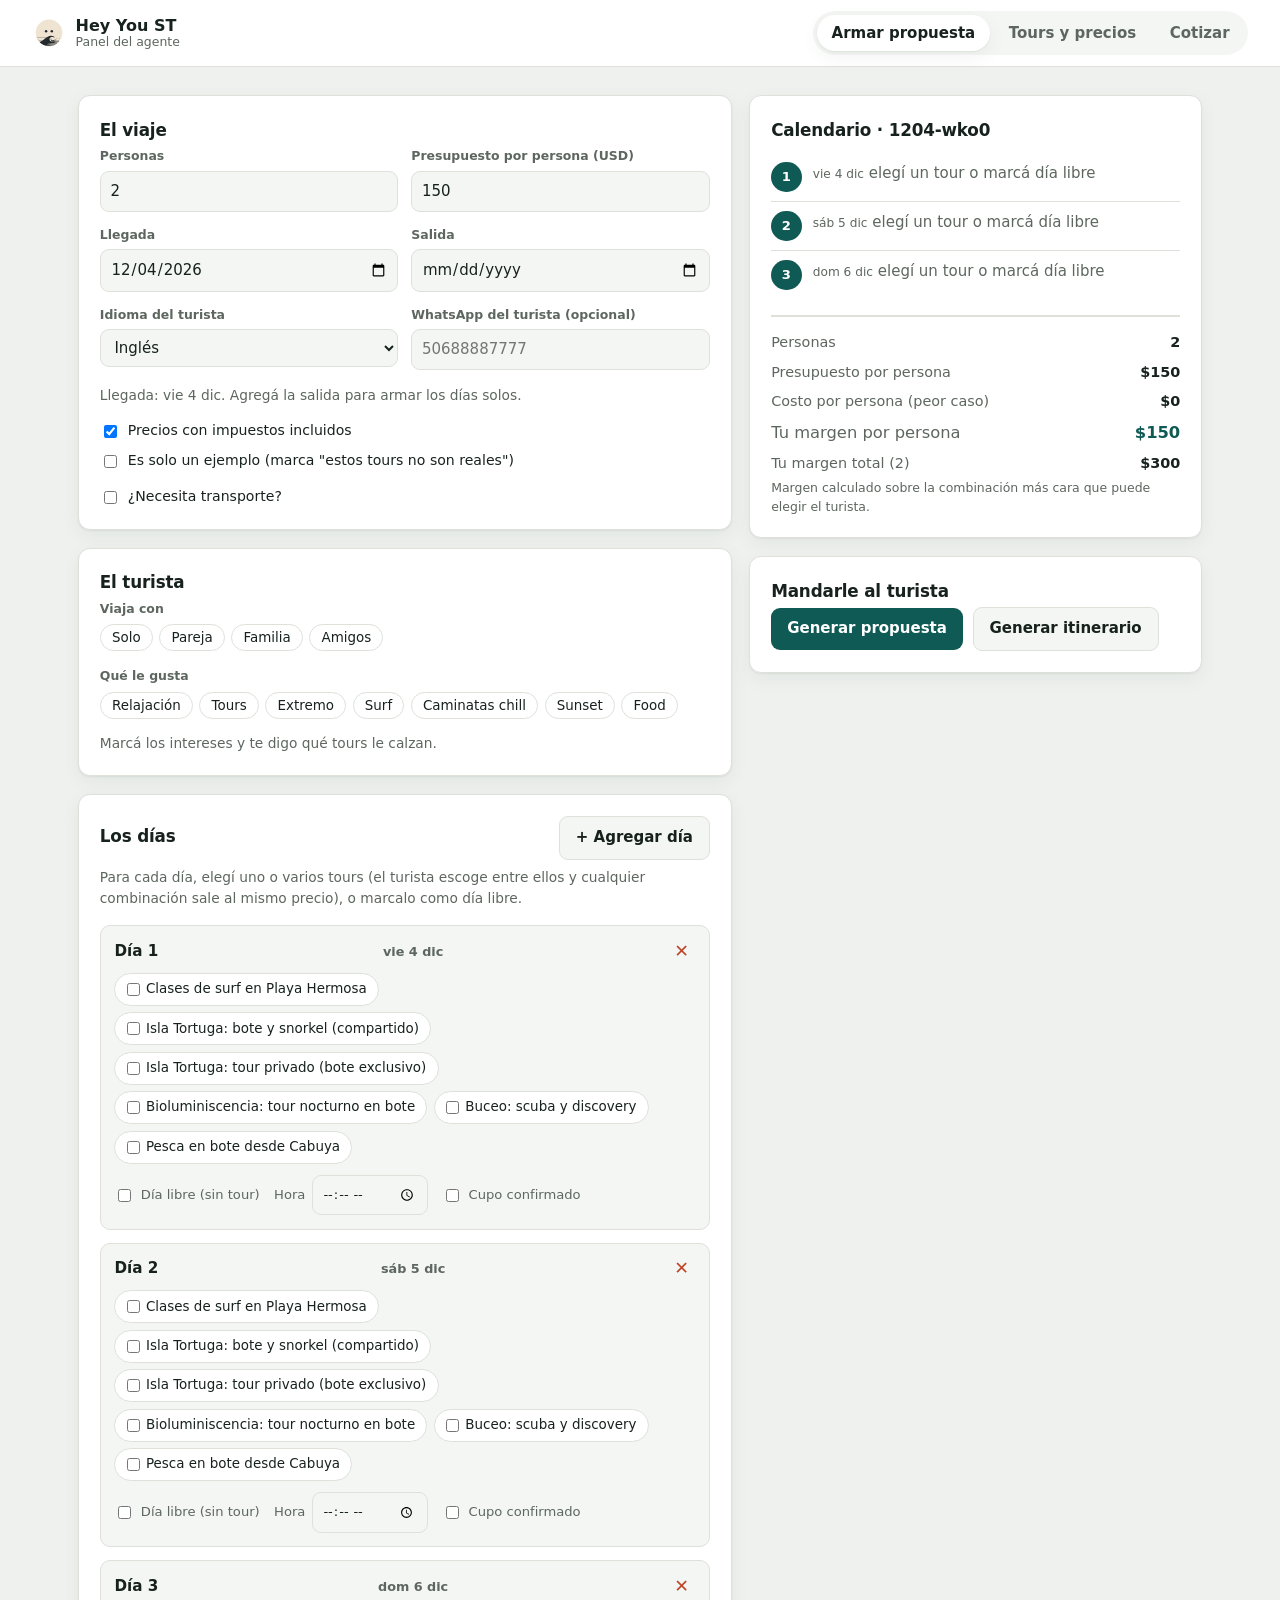
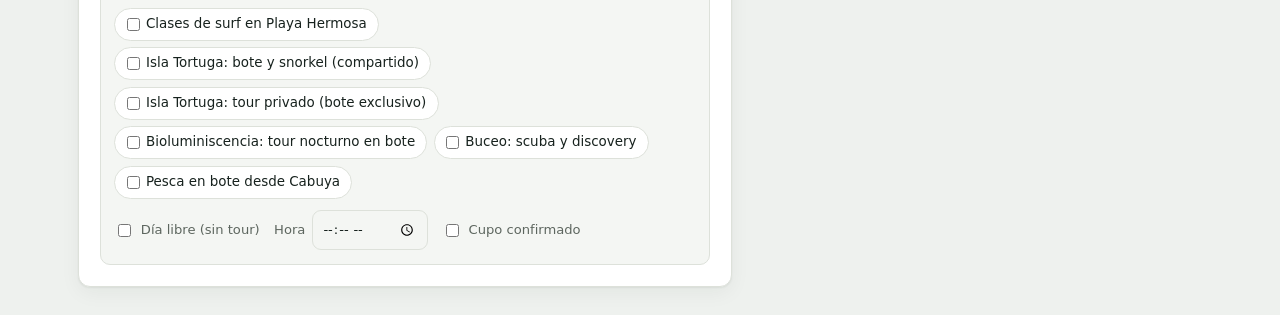
<file: dashboard.html>
<!DOCTYPE html>
<html lang="es">
<head>
  <meta charset="utf-8">
  <meta name="viewport" content="width=device-width, initial-scale=1">
  <title>Panel · Hey You ST</title>
  <meta name="description" content="Panel del agente de Hey You ST: tus tours y precios, y la propuesta lista para mandarle al turista por WhatsApp.">
  <!-- Herramienta interna de Juan: no es para el turista, que no la indexen -->
  <meta name="robots" content="noindex">
  <link rel="icon" type="image/svg+xml" href="img/marca/hey-you-st.svg">
  <link rel="apple-touch-icon" href="img/marca/hey-you-st-180.png">
  <link rel="stylesheet" href="css/dashboard.css">
</head>
<body>

  <!-- El panel es de Juan (el agente), no del turista: va en español y no se enlaza desde el mapa.
       Todo vive en el navegador (localStorage); nada se guarda en un servidor. Arma la propuesta y
       el itinerario con el MISMO formato de link que leen propuesta.html e itinerario.html
       (js/propuesta.js, js/itinerario.js): un JSON en base64url en #p=. -->
  <header class="barra">
    <div class="marca">
      <img src="img/marca/hey-you-st.svg" alt="">
      <div class="marca-txt">
        <strong>Hey You ST</strong>
        <span>Panel del agente</span>
      </div>
    </div>
    <nav class="tabs" id="tabs" role="tablist">
      <button type="button" role="tab" data-tab="propuesta" class="activo" aria-selected="true">Armar propuesta</button>
      <button type="button" role="tab" data-tab="catalogo" aria-selected="false">Tours y precios</button>
      <button type="button" role="tab" data-tab="cotizar" aria-selected="false">Cotizar</button>
    </nav>
  </header>

  <main>

    <!-- ============ ARMAR PROPUESTA ============ -->
    <section id="tab-propuesta" class="tab" role="tabpanel">
      <div class="col-editor">

        <div class="tarjeta">
          <h2>El viaje</h2>
          <div class="campos">
            <label class="campo">
              <span>Personas</span>
              <input type="number" id="p-personas" min="1" step="1" value="2" inputmode="numeric">
            </label>
            <label class="campo">
              <span>Presupuesto por persona (USD)</span>
              <input type="number" id="p-pp" min="0" step="1" value="150" inputmode="numeric">
            </label>
            <label class="campo">
              <span>Llegada</span>
              <input type="date" id="p-inicio">
            </label>
            <label class="campo">
              <span>Salida</span>
              <input type="date" id="p-salida">
            </label>
            <label class="campo">
              <span>Idioma del turista</span>
              <select id="p-idioma">
                <option value="en">Inglés</option>
                <option value="es">Español</option>
              </select>
            </label>
            <label class="campo">
              <span>WhatsApp del turista (opcional)</span>
              <input type="text" id="p-tel" placeholder="50688887777" inputmode="numeric">
            </label>
          </div>
          <p class="ayuda" id="estadia-info" style="margin:.9rem 0 0"></p>
          <div class="checks">
            <label class="check"><input type="checkbox" id="p-iva" checked> Precios con impuestos incluidos</label>
            <label class="check"><input type="checkbox" id="p-ejemplo"> Es solo un ejemplo (marca "estos tours no son reales")</label>
          </div>
          <div class="transporte-bloque" style="margin-top:.9rem">
            <label class="check"><input type="checkbox" id="p-tr"> ¿Necesita transporte?</label>
            <div id="tr-campos" hidden></div>
          </div>
        </div>

        <div class="tarjeta">
          <h2>El turista</h2>
          <div class="perfil-bloque">
            <span class="perfil-lbl">Viaja con</span>
            <div class="chips" id="perfil-segmento"></div>
          </div>
          <div class="perfil-bloque">
            <span class="perfil-lbl">Qué le gusta</span>
            <div class="chips" id="perfil-intereses"></div>
          </div>
          <p class="ayuda" id="perfil-sugerencias" style="margin:.4rem 0 0"></p>
        </div>

        <div class="tarjeta">
          <div class="tarjeta-cab">
            <h2>Los días</h2>
            <button type="button" class="btn btn-sec" id="add-dia">+ Agregar día</button>
          </div>
          <p class="ayuda">Para cada día, elegí uno o varios tours (el turista escoge entre ellos y cualquier combinación sale al mismo precio), o marcalo como día libre.</p>
          <div id="dias"></div>
        </div>

      </div>

      <!-- Lo que ve/hace el agente: vista previa + generar links -->
      <aside class="col-preview">
        <div class="tarjeta preview" id="preview"></div>

        <div class="tarjeta generar">
          <h2>Mandarle al turista</h2>
          <div class="gen-botones">
            <button type="button" class="btn" data-gen="propuesta">Generar propuesta</button>
            <button type="button" class="btn btn-sec" data-gen="itinerario">Generar itinerario</button>
          </div>
          <div id="salida" class="salida" hidden></div>
        </div>
      </aside>
    </section>

    <!-- ============ TOURS Y PRECIOS ============ -->
    <section id="tab-catalogo" class="tab" role="tabpanel" hidden>
      <div class="tarjeta">
        <div class="tarjeta-cab">
          <h2 id="cat-titulo">Agregar tour</h2>
          <button type="button" class="btn-link" id="cat-reseed" title="Volver a cargar los tours de data/tours.js">Recargar desde el mapa</button>
        </div>
        <div class="campos">
          <label class="campo"><span>Nombre (español)</span><input type="text" id="c-es"></label>
          <label class="campo"><span>Nombre (inglés)</span><input type="text" id="c-en"></label>
          <label class="campo"><span>Duración</span><input type="text" id="c-du" placeholder="2 horas"></label>
          <label class="campo"><span>Punto de salida</span><input type="text" id="c-sa" placeholder="Playa Hermosa"></label>
          <label class="campo"><span>Proveedor</span><input type="text" id="c-prov" placeholder="Nato · Playa Hermosa"></label>
          <label class="campo campo-ancho"><span>Incluye (español)</span><input type="text" id="c-inc" placeholder="Tabla · instructor local"></label>
          <label class="campo campo-ancho"><span>Incluye (inglés)</span><input type="text" id="c-ince" placeholder="Board · local instructor"></label>
          <div class="campo campo-ancho"><span>Características</span><div class="chips" id="cat-tags"></div></div>
          <label class="campo campo-ancho"><span>Descripción (opcional)</span><textarea id="c-desc" rows="2" placeholder="Qué hace especial a este tour"></textarea></label>
          <label class="campo"><span>Neto individual (USD)</span><input type="number" id="c-neto" min="0" step="1" inputmode="numeric"></label>
          <label class="campo"><span>Precio cliente individual (USD)</span><input type="number" id="c-cliente" min="0" step="1" inputmode="numeric"></label>
          <label class="campo"><span>Neto en grupo · p/persona</span><input type="number" id="c-netog" min="0" step="1" inputmode="numeric" placeholder="opcional"></label>
          <label class="campo"><span>Cliente en grupo · p/persona</span><input type="number" id="c-clienteg" min="0" step="1" inputmode="numeric" placeholder="opcional"></label>
        </div>
        <div class="gen-botones">
          <button type="button" class="btn" id="cat-guardar">Guardar tour</button>
          <button type="button" class="btn-link" id="cat-cancelar" hidden>Cancelar edición</button>
        </div>
      </div>

      <div class="tarjeta">
        <h2>Mis tours</h2>
        <div class="tabla-env"><table class="tabla" id="cat-tabla"></table></div>
      </div>
    </section>

    <!-- ============ COTIZAR (precio rápido, sin armar todo el viaje) ============ -->
    <section id="tab-cotizar" class="tab" role="tabpanel" hidden>
      <div class="tarjeta">
        <h2>Cotización rápida</h2>
        <p class="ayuda">Para dar un precio sin armar todo el viaje: elegí un proveedor o un tipo de actividad.</p>
        <div class="perfil-bloque">
          <span class="perfil-lbl">Cotizar por</span>
          <div class="chips" id="cot-modo"></div>
        </div>
        <div class="perfil-bloque">
          <span class="perfil-lbl" id="cot-selector-lbl">Proveedor</span>
          <div class="chips" id="cot-selector"></div>
        </div>
        <div class="campos">
          <label class="campo"><span>Personas</span><input type="number" id="cot-n" min="1" step="1" value="2" inputmode="numeric"></label>
          <label class="campo"><span>WhatsApp del turista (opcional)</span><input type="text" id="cot-tel" placeholder="50688887777" inputmode="numeric"></label>
        </div>
      </div>
      <div class="tarjeta">
        <h2>Actividades</h2>
        <div id="cot-lista"></div>
        <div id="cot-total"></div>
        <div id="cot-acc" class="gen-botones" style="margin-top:.8rem"></div>
      </div>
    </section>

  </main>

  <!-- Los tours reales del mapa, para sembrar el catálogo la primera vez -->
  <script src="data/tours.js"></script>
  <!-- El WhatsApp de Juan -->
  <script src="js/contacto.js"></script>
  <script src="js/dashboard.js"></script>
</body>
</html>
</file>
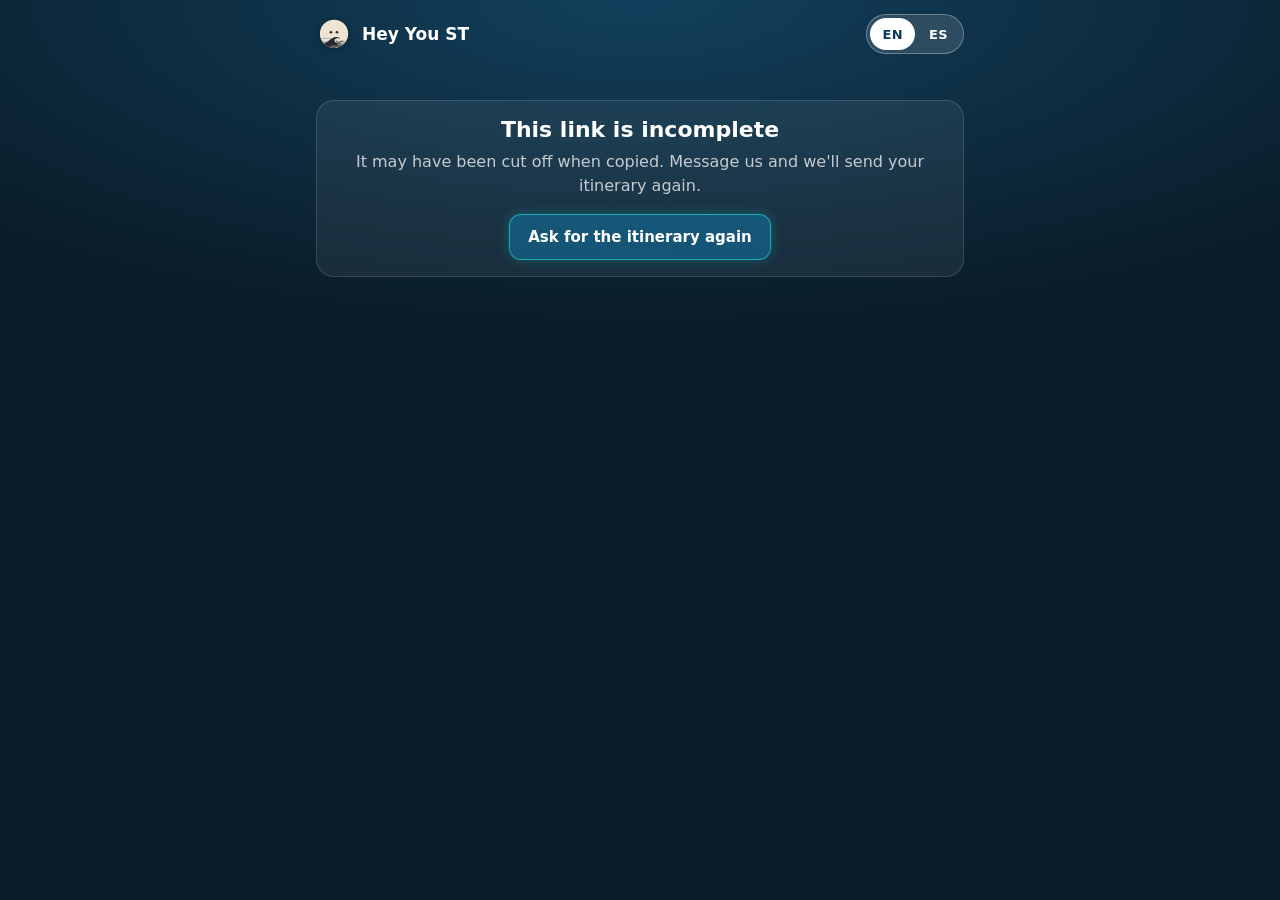
<file: itinerario.html>
<!DOCTYPE html>
<html lang="en">
<head>
  <meta charset="utf-8">
  <meta name="viewport" content="width=device-width, initial-scale=1">
  <title>Your itinerary · Hey You ST</title>
  <meta name="description" content="Your Hey You ST itinerary, day by day: times, meeting points and free beach days.">
  <!-- El itinerario viaja en el link (#p=...), no en un servidor: que no lo indexen -->
  <meta name="robots" content="noindex">
  <link rel="icon" type="image/svg+xml" href="img/marca/hey-you-st.svg">
  <link rel="icon" type="image/png" sizes="512x512" href="img/marca/hey-you-st-512.png">
  <link rel="apple-touch-icon" href="img/marca/hey-you-st-180.png">
  <link rel="stylesheet" href="css/propuesta.css?v=hyg3nov4">
</head>
<body>
  <!-- El itinerario confirmado (Juan, 24-oct: "quiero que el cliente pueda recibir un itinerario con
       actividades"). Lo manda Juan desde el sistema de reservas después de reservar: cada tour con su
       fecha, hora, punto de salida y qué incluye, y los días sin tour como días libres de playa con lo que
       cuenta un local (data/points.js). Los textos los pone js/itinerario.js. -->
  <header class="barra">
    <a class="marca" href="./">
      <img src="img/marca/hey-you-st.svg" alt="">
      <span>Hey You ST</span>
    </a>
    <div class="segmentado" id="idioma" role="group" aria-label="Language · Idioma">
      <button type="button" data-idioma="en" lang="en" aria-label="English" aria-pressed="true">EN</button>
      <button type="button" data-idioma="es" lang="es" aria-label="Español" aria-pressed="false">ES</button>
    </div>
  </header>

  <main class="hoja" id="itinerario"></main>

  <script src="data/points.js?v=hyg3nov4"></script>
  <script src="data/rutas.js?v=hyg3nov4"></script>
  <script src="js/contacto.js?v=hyg3nov4"></script>
  <script src="js/itinerario.js?v=hyg3nov4"></script>
</body>
</html>
</file>
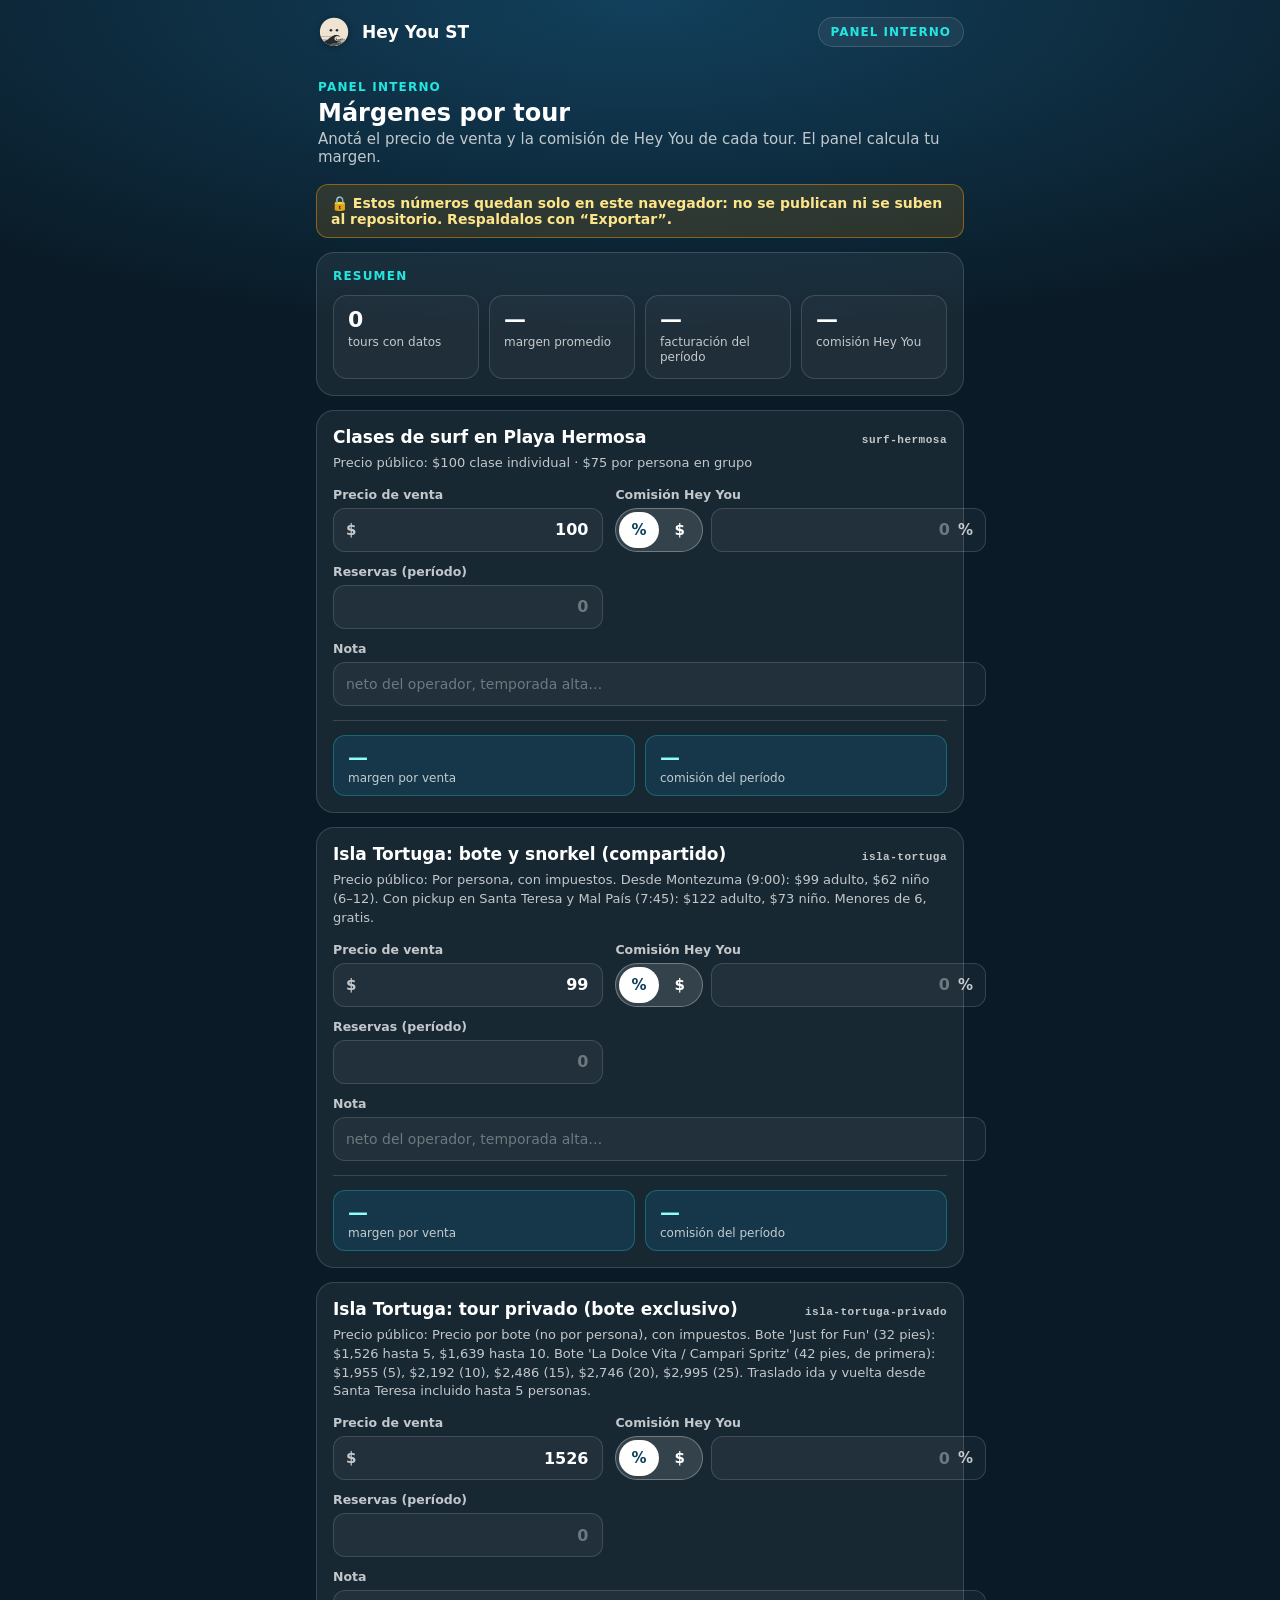
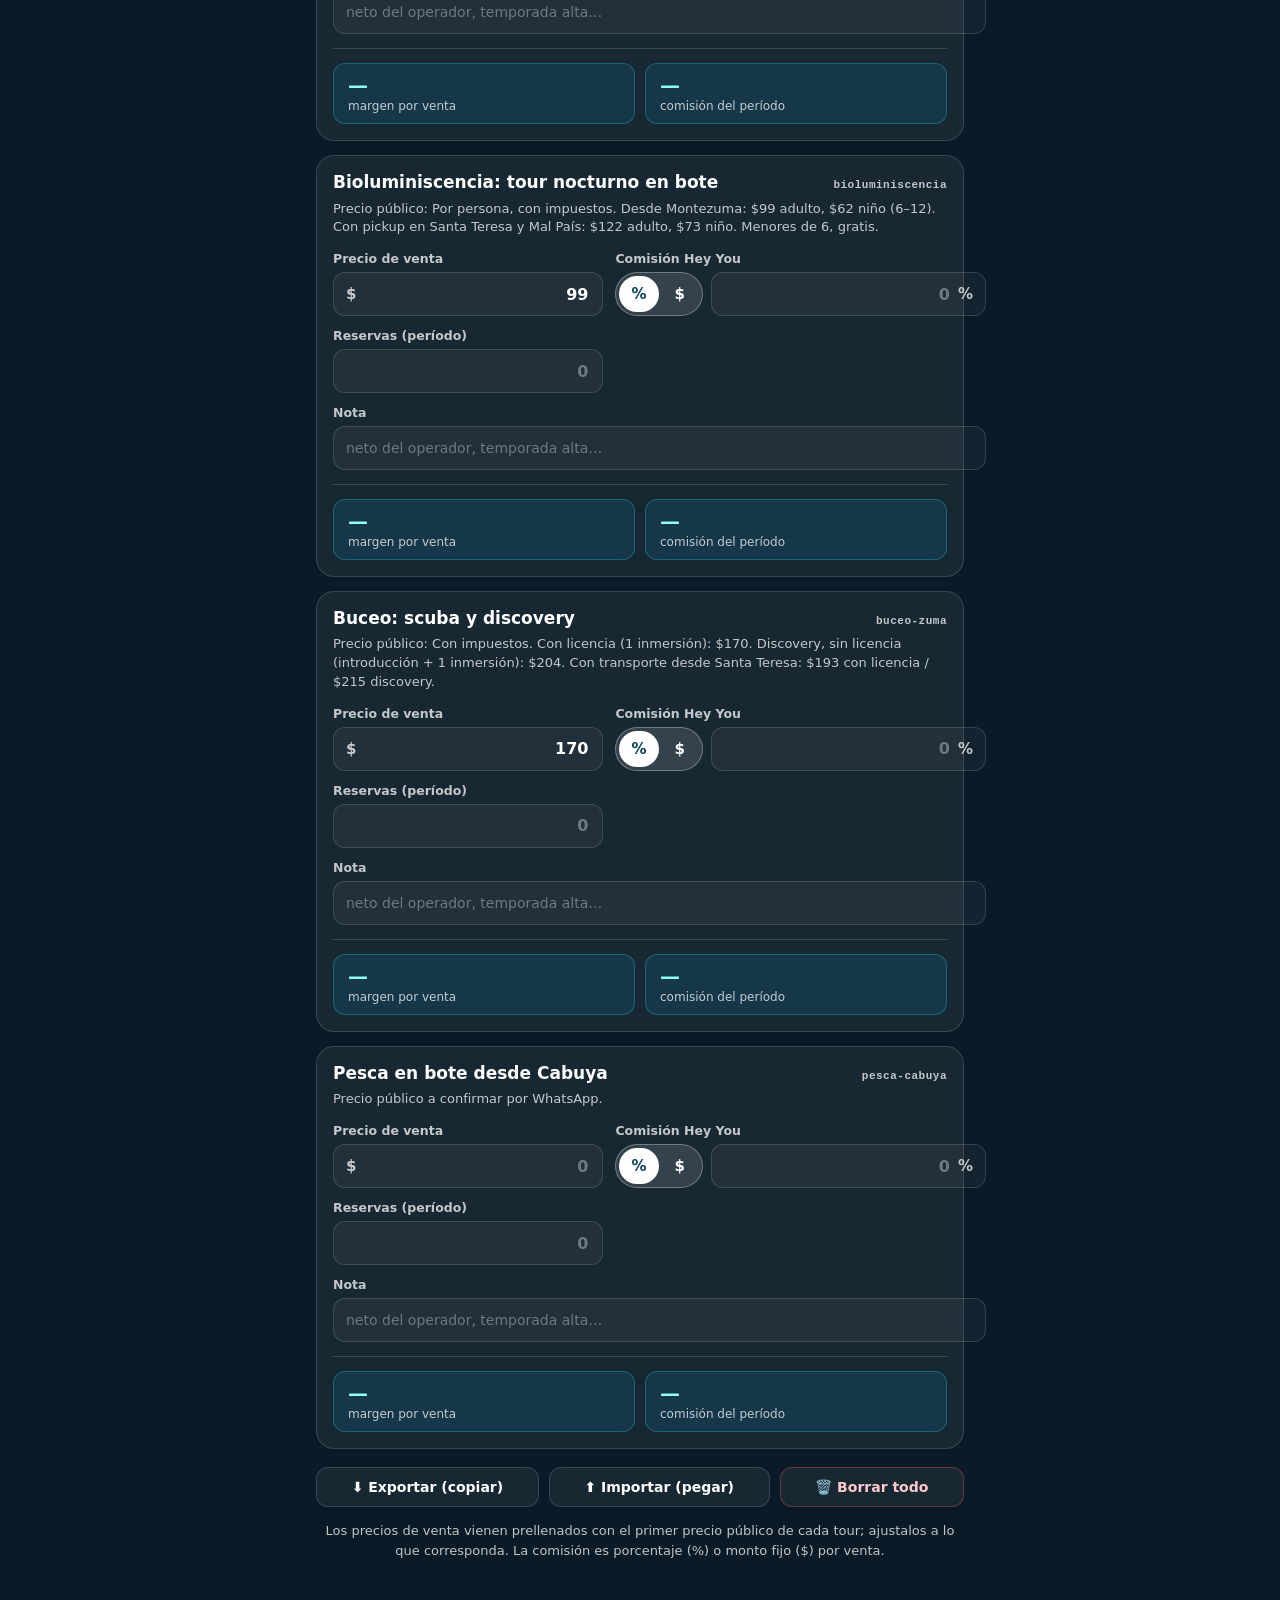
<file: margenes.html>
<!DOCTYPE html>
<html lang="es">
<head>
  <meta charset="utf-8">
  <meta name="viewport" content="width=device-width, initial-scale=1">
  <title>Márgenes · Hey You ST</title>
  <meta name="description" content="Panel interno de Hey You: márgenes de comisión por tour.">
  <!-- Panel interno: no es para clientes y no lleva números en el repo (ver js/margenes.js).
       Que no lo indexen los buscadores. -->
  <meta name="robots" content="noindex, nofollow">
  <link rel="icon" type="image/svg+xml" href="img/marca/hey-you-st.svg">
  <link rel="icon" type="image/png" sizes="512x512" href="img/marca/hey-you-st-512.png">
  <link rel="apple-touch-icon" href="img/marca/hey-you-st-180.png">
  <!-- Misma identidad que las páginas de propuesta/itinerario, más lo propio del panel -->
  <link rel="stylesheet" href="css/propuesta.css?v=esy2h3nq">
  <link rel="stylesheet" href="css/margenes.css?v=esy2h3nq">
</head>
<body>
  <!-- Dashboard de márgenes (Juan): para cada tour público (data/tours.js) se anota el precio de
       venta y la comisión de agencia de Hey You, y el panel calcula el margen por venta y el total
       del período. Lo que Juan anota queda SOLO en este navegador (localStorage): no se publica ni
       se sube al repositorio, por eso la comisión "no va" en data/tours.js. Para respaldar o pasar
       los números a otra compu, usar Exportar / Importar. -->
  <header class="barra">
    <a class="marca" href="./">
      <img src="img/marca/hey-you-st.svg" alt="">
      <span>Hey You ST</span>
    </a>
    <span class="barra-etiqueta">Panel interno</span>
  </header>

  <main class="hoja" id="margenes"></main>

  <script src="data/tours.js?v=esy2h3nq"></script>
  <script src="js/margenes.js?v=esy2h3nq"></script>
</body>
</html>
</file>
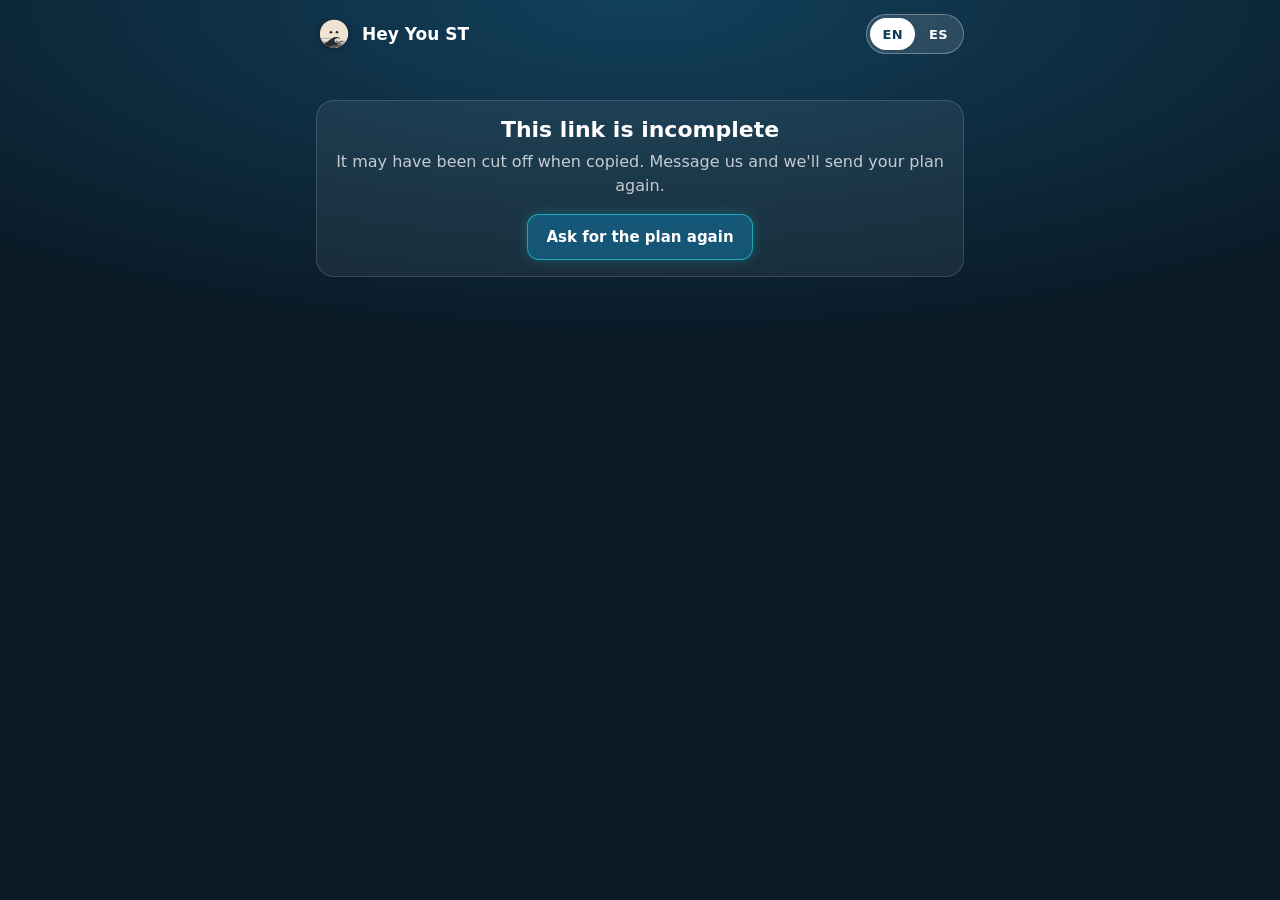
<file: propuesta.html>
<!DOCTYPE html>
<html lang="en">
<head>
  <meta charset="utf-8">
  <meta name="viewport" content="width=device-width, initial-scale=1">
  <title>Your trip plan · Hey You ST</title>
  <meta name="description" content="Your trip plan from Hey You ST: pick what you like each day, every combination is the same price.">
  <!-- La propuesta viaja en el link (#p=...), no en un servidor: que no la indexen -->
  <meta name="robots" content="noindex">
  <link rel="icon" type="image/svg+xml" href="img/marca/hey-you-st.svg">
  <link rel="icon" type="image/png" sizes="512x512" href="img/marca/hey-you-st-512.png">
  <link rel="apple-touch-icon" href="img/marca/hey-you-st-180.png">
  <link rel="stylesheet" href="css/propuesta.css?v=hyg3nov4">
</head>
<body>
  <!-- Propuesta para que el cliente elija (Juan, 24-oct): cada día trae opciones y cualquier
       combinación sale al mismo precio por persona. La arma Juan en el sistema de reservas y la
       manda por WhatsApp; los datos vienen en el link y nada se guarda en esta página. Los
       textos los pone js/propuesta.js en el idioma elegido. -->
  <header class="barra">
    <a class="marca" href="./">
      <img src="img/marca/hey-you-st.svg" alt="">
      <span>Hey You ST</span>
    </a>
    <div class="segmentado" id="idioma" role="group" aria-label="Language · Idioma">
      <button type="button" data-idioma="en" lang="en" aria-label="English" aria-pressed="true">EN</button>
      <button type="button" data-idioma="es" lang="es" aria-label="Español" aria-pressed="false">ES</button>
    </div>
  </header>

  <main class="hoja" id="propuesta"></main>

  <script src="js/contacto.js?v=hyg3nov4"></script>
  <!-- Las rutas a pie de los días libres: el link trae solo su id -->
  <script src="data/rutas.js?v=hyg3nov4"></script>
  <script src="js/propuesta.js?v=hyg3nov4"></script>
</body>
</html>
</file>
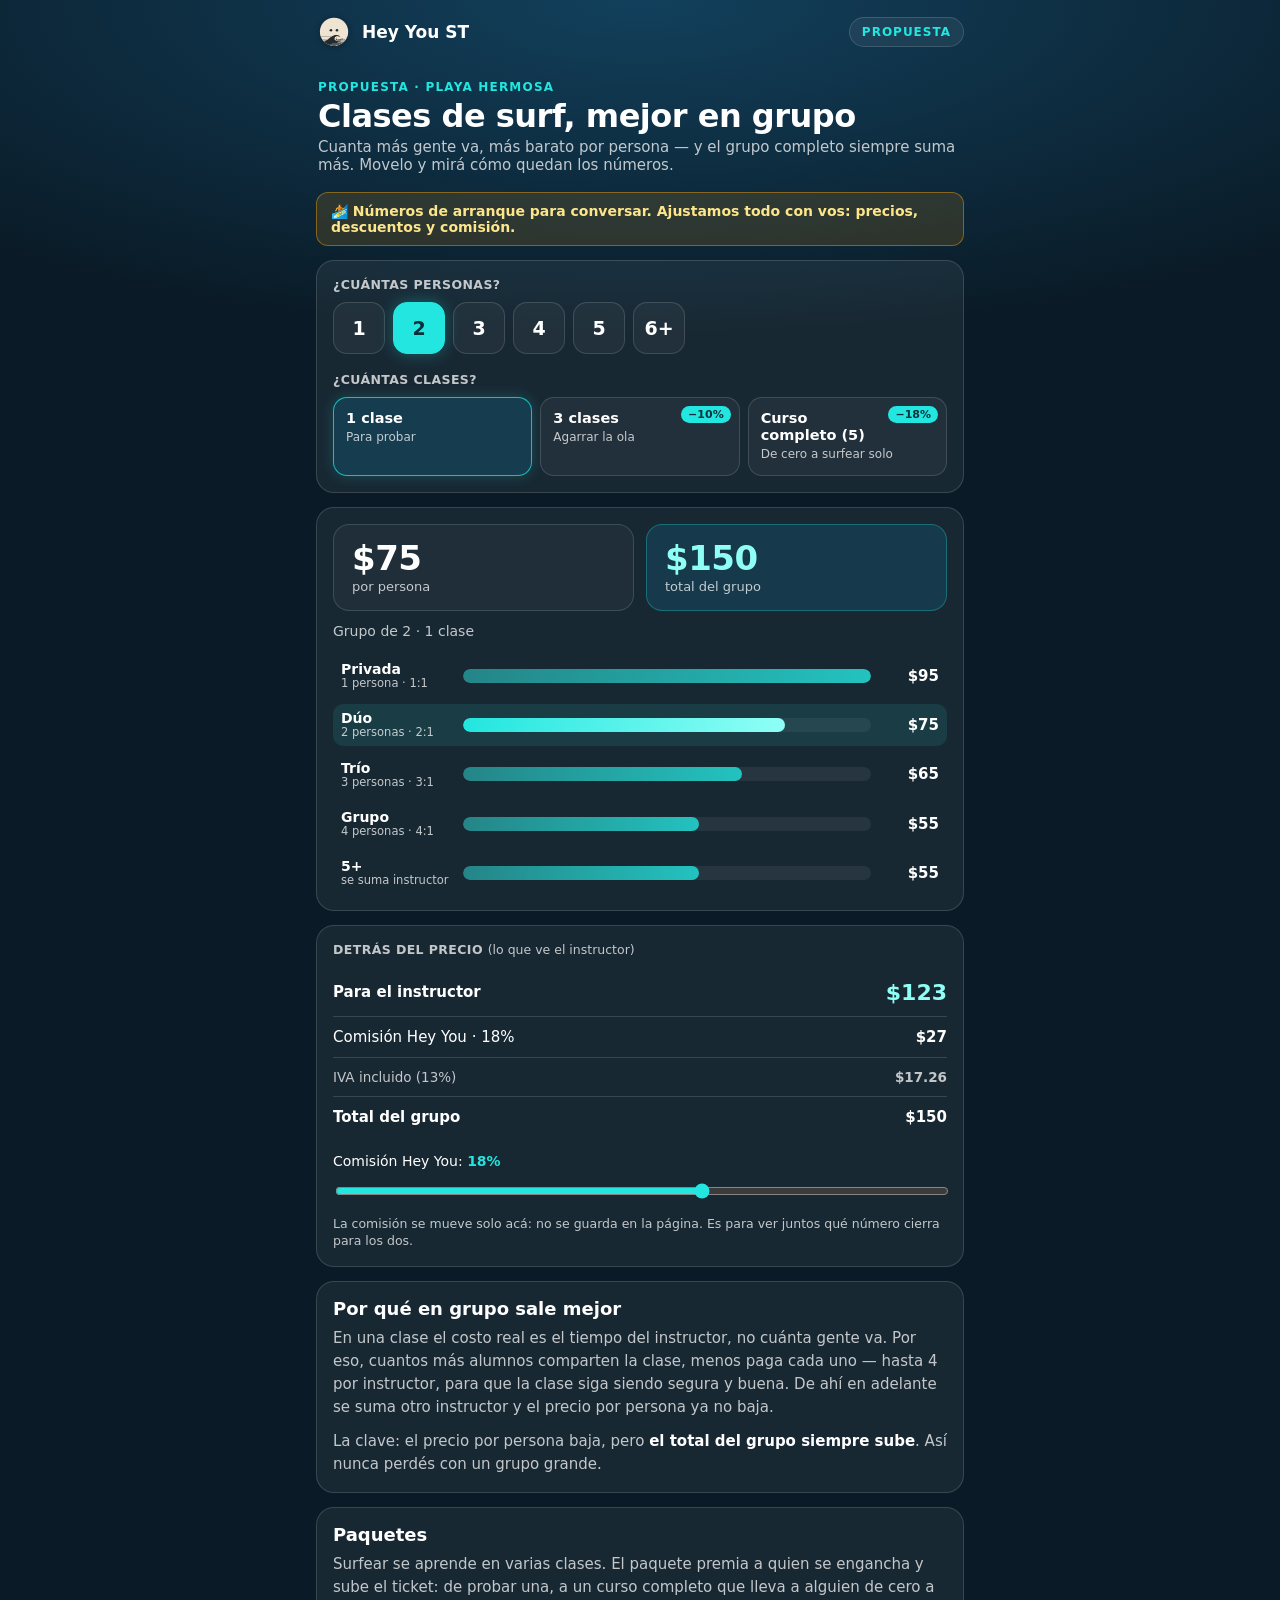
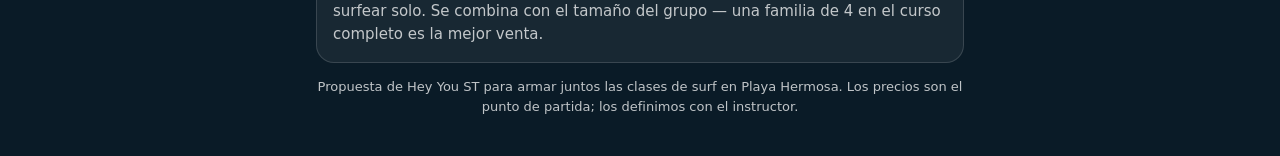
<file: surf.html>
<!DOCTYPE html>
<html lang="es">
<head>
  <meta charset="utf-8">
  <meta name="viewport" content="width=device-width, initial-scale=1">
  <title>Clases de surf · propuesta · Hey You ST</title>
  <meta name="description" content="Propuesta de precios de las clases de surf en Playa Hermosa: más personas, más barato por cabeza.">
  <!-- Propuesta de trabajo (para mostrarle al instructor): que no la indexen los buscadores -->
  <meta name="robots" content="noindex, nofollow">
  <link rel="icon" type="image/svg+xml" href="img/marca/hey-you-st.svg">
  <link rel="icon" type="image/png" sizes="512x512" href="img/marca/hey-you-st-512.png">
  <link rel="apple-touch-icon" href="img/marca/hey-you-st-180.png">
  <link rel="stylesheet" href="css/propuesta.css?v=esy2h3nq">
  <link rel="stylesheet" href="css/surf.css?v=esy2h3nq">
</head>
<body>
  <!-- Simulador de precios de surf (Juan): para mostrarle al instructor cómo armaríamos los precios
       juntos. Más personas, más barato por cabeza; el total del grupo siempre sube. Lo arma
       js/surf.js a partir de data/surf.js. La comisión se mueve en vivo y no se guarda. -->
  <header class="barra">
    <a class="marca" href="./">
      <img src="img/marca/hey-you-st.svg" alt="">
      <span>Hey You ST</span>
    </a>
    <span class="barra-etiqueta">Propuesta</span>
  </header>

  <main class="hoja" id="surf"></main>

  <script src="data/surf.js?v=esy2h3nq"></script>
  <script src="js/surf.js?v=esy2h3nq"></script>
</body>
</html>
</file>
<file: css/dashboard.css>
/* =========================================================
   Hey You ST · Panel del agente (dashboard.html)
   Estilo propio del panel: funcional, legible, claro u oscuro.
   Acento mar para que se sienta de la misma familia que el resto.
   ========================================================= */

:root{
  --bg:#eef1ee;
  --surface:#ffffff;
  --surface-2:#f4f6f3;
  --fg:#17221e;
  --muted:#5d665f;
  --line:#dde1da;
  --sea:#0f5a54;
  --sea-fg:#ffffff;
  --good:#1f7a43;
  --bad:#c0462a;
  --radius:12px;
  --sombra:0 1px 2px rgba(20,30,25,.06), 0 6px 20px rgba(20,30,25,.05);
  color-scheme:light;
}
@media (prefers-color-scheme: dark){
  :root{
    --bg:#10140f;
    --surface:#191e18;
    --surface-2:#1f2620;
    --fg:#e9ece5;
    --muted:#99a39b;
    --line:#2b322b;
    --sea:#4db3a6;
    --sea-fg:#071412;
    --good:#56c48a;
    --bad:#ef8a6a;
    --sombra:0 1px 2px rgba(0,0,0,.3), 0 8px 24px rgba(0,0,0,.25);
    color-scheme:dark;
  }
}

*{box-sizing:border-box}
/* El atributo hidden tiene que ganarle a los display:grid/flex de las pestañas */
[hidden]{display:none!important}
html,body{margin:0}
body{
  background:var(--bg);
  color:var(--fg);
  font:15px/1.55 system-ui, -apple-system, "Segoe UI", Roboto, sans-serif;
  -webkit-font-smoothing:antialiased;
}
h2{font-size:1.05rem;margin:0 0 .2rem;letter-spacing:-.01em}
a{color:var(--sea)}

/* --- barra superior --- */
.barra{
  position:sticky;top:0;z-index:10;
  display:flex;align-items:center;justify-content:space-between;gap:1rem;flex-wrap:wrap;
  padding:.7rem clamp(16px,4vw,2rem);
  background:var(--surface);border-bottom:1px solid var(--line);
}
.marca{display:flex;align-items:center;gap:.6rem}
.marca img{width:34px;height:34px;border-radius:8px}
.marca-txt{display:flex;flex-direction:column;line-height:1.15}
.marca-txt strong{font-size:1rem}
.marca-txt span{font-size:.78rem;color:var(--muted)}
.tabs{display:flex;gap:.3rem;background:var(--surface-2);padding:.25rem;border-radius:999px}
.tabs button{
  border:0;background:transparent;color:var(--muted);
  font:inherit;font-weight:600;padding:.4rem .9rem;border-radius:999px;cursor:pointer;
}
.tabs button.activo{background:var(--surface);color:var(--fg);box-shadow:var(--sombra)}

/* --- layout --- */
main{max-width:1180px;margin:0 auto;padding:clamp(16px,3vw,1.75rem)}
#tab-propuesta{display:grid;gap:1.1rem;grid-template-columns:1fr}
@media(min-width:900px){#tab-propuesta{grid-template-columns:1.3fr .9fr;align-items:start}}
.col-editor{display:flex;flex-direction:column;gap:1.1rem;min-width:0}
.col-preview{display:flex;flex-direction:column;gap:1.1rem;min-width:0}
@media(min-width:900px){.col-preview{position:sticky;top:5rem}}
.tab{animation:aparece .18s ease}
@keyframes aparece{from{opacity:.4}to{opacity:1}}

/* --- tarjetas --- */
.tarjeta{
  background:var(--surface);border:1px solid var(--line);border-radius:var(--radius);
  padding:clamp(1rem,2.5vw,1.3rem);box-shadow:var(--sombra);
}
.tarjeta-cab{display:flex;align-items:center;justify-content:space-between;gap:.8rem;margin-bottom:.4rem}
.ayuda{color:var(--muted);font-size:.86rem;margin:.1rem 0 1rem}

/* --- campos --- */
.campos{display:grid;gap:.8rem;grid-template-columns:repeat(2,1fr)}
@media(max-width:520px){.campos{grid-template-columns:1fr}}
.campo{display:flex;flex-direction:column;gap:.3rem;min-width:0}
.campo-ancho{grid-column:1/-1}
.campo span{font-size:.78rem;color:var(--muted);font-weight:600}
input,select,textarea{
  font:inherit;color:var(--fg);background:var(--surface-2);
  border:1px solid var(--line);border-radius:9px;padding:.5rem .6rem;width:100%;
}
textarea{resize:vertical;min-height:2.6rem}
input:focus,select:focus,textarea:focus{outline:2px solid var(--sea);outline-offset:1px;border-color:var(--sea)}
.checks{display:flex;flex-direction:column;gap:.5rem;margin-top:.9rem}
.check{display:flex;align-items:center;gap:.5rem;font-size:.88rem;color:var(--fg)}
.check input{width:auto}

/* --- botones --- */
.btn{
  border:0;border-radius:9px;background:var(--sea);color:var(--sea-fg);
  font:inherit;font-weight:700;padding:.6rem 1rem;cursor:pointer;
}
.btn:hover{filter:brightness(1.06)}
.btn-sec{background:var(--surface-2);color:var(--fg);border:1px solid var(--line)}
.btn-link{border:0;background:none;color:var(--sea);font:inherit;font-weight:600;cursor:pointer;padding:.3rem}
.btn:disabled{opacity:.5;cursor:not-allowed}
.gen-botones{display:flex;gap:.6rem;flex-wrap:wrap;align-items:center}

/* --- días --- */
#dias{display:flex;flex-direction:column;gap:.8rem}
.dia{border:1px solid var(--line);border-radius:10px;background:var(--surface-2);padding:.85rem}
.dia-cab{display:flex;align-items:center;justify-content:space-between;gap:.6rem;margin-bottom:.6rem}
.dia-cab b{font-size:.95rem}
.dia-fecha{font-size:.8rem;color:var(--muted);font-weight:600}
.dia-quitar{border:0;background:none;color:var(--bad);cursor:pointer;font:inherit;font-weight:700;font-size:1.1rem;line-height:1;padding:.1rem .4rem}
.dia-ops{display:flex;flex-wrap:wrap;gap:.4rem}
.op-chip{display:inline-flex;align-items:center;gap:.4rem;border:1px solid var(--line);background:var(--surface);border-radius:999px;padding:.32rem .7rem;font-size:.84rem;cursor:pointer}
.op-chip input{width:auto;margin:0}
.op-chip.sel{border-color:var(--sea);box-shadow:inset 0 0 0 1px var(--sea)}
.dia-libre-campos{display:grid;gap:.6rem;grid-template-columns:1fr 1fr;margin-top:.3rem}
@media(max-width:520px){.dia-libre-campos{grid-template-columns:1fr}}
.dia-extra{display:flex;gap:.9rem;flex-wrap:wrap;margin-top:.7rem;align-items:center}
.dia-extra label{display:flex;align-items:center;gap:.4rem;font-size:.82rem;color:var(--muted);white-space:nowrap}
.dia-extra input[type=time]{width:auto}

/* --- preview --- */
.preview h2{margin-bottom:.6rem}
.cal-dia{display:flex;gap:.7rem;padding:.55rem 0;border-top:1px solid var(--line)}
.cal-dia:first-of-type{border-top:0}
.cal-n{flex:0 0 auto;width:1.9rem;height:1.9rem;border-radius:50%;background:var(--sea);color:var(--sea-fg);display:grid;place-items:center;font-weight:700;font-size:.82rem}
.cal-txt{min-width:0}
.cal-txt .f{font-size:.76rem;color:var(--muted)}
.cal-txt .o{font-weight:600}
.cal-txt .o .sep{color:var(--muted);font-weight:400}
.cal-libre .cal-n{background:var(--surface-2);color:var(--muted);border:1px solid var(--line)}

.resumen{margin-top:1rem;padding-top:.9rem;border-top:2px solid var(--line);display:grid;gap:.45rem}
.linea{display:flex;justify-content:space-between;gap:1rem;font-size:.9rem}
.linea span:first-child{color:var(--muted)}
.linea b{font-variant-numeric:tabular-nums}
.linea.fuerte{font-size:1.02rem}
.linea.fuerte b{color:var(--sea)}
.margen-bad b{color:var(--bad)}
.nota-precio{font-size:.78rem;color:var(--muted);margin:.2rem 0 0}

/* --- salida (link generado) --- */
.salida{margin-top:.9rem;display:flex;flex-direction:column;gap:.6rem}
.salida .link{
  font-size:.8rem;word-break:break-all;background:var(--surface-2);
  border:1px solid var(--line);border-radius:9px;padding:.6rem;color:var(--muted);
  max-height:5.5rem;overflow:auto;
}
.salida .acc{display:flex;gap:.5rem;flex-wrap:wrap}
.salida .ok{color:var(--good);font-size:.82rem;font-weight:600}

/* --- tabla catálogo --- */
.tabla-env{overflow-x:auto}
.tabla{width:100%;border-collapse:collapse;font-size:.88rem}
.tabla th,.tabla td{text-align:left;padding:.55rem .5rem;border-bottom:1px solid var(--line);white-space:nowrap}
.tabla th{font-size:.72rem;text-transform:uppercase;letter-spacing:.04em;color:var(--muted);font-weight:700}
.tabla td.num{text-align:right;font-variant-numeric:tabular-nums}
.tabla .margen-ok{color:var(--good);font-weight:600}
.tabla .margen-no{color:var(--muted)}
.tabla .acc-td{text-align:right}
.tabla .mini{border:0;background:none;cursor:pointer;font:inherit;font-weight:600;padding:.2rem .4rem}
.tabla .mini.editar{color:var(--sea)}
.tabla .mini.borrar{color:var(--bad)}
.vacio{color:var(--muted);font-size:.9rem;padding:.8rem 0}

/* aviso general */
.aviso-dash{background:color-mix(in srgb, var(--bad) 12%, var(--surface));border:1px solid var(--bad);
  color:var(--fg);border-radius:9px;padding:.6rem .8rem;font-size:.85rem}

/* --- perfil del turista y características (chips) --- */
.chips{display:flex;flex-wrap:wrap;gap:.4rem}
button.op-chip{font-family:inherit;font-size:.84rem;color:var(--fg)}
.op-chip.match:not(.sel){border-color:var(--sea);color:var(--sea)}
.perfil-bloque{margin-bottom:.9rem}
.perfil-lbl{font-size:.78rem;color:var(--muted);font-weight:600;display:block;margin-bottom:.4rem}
.tag-mini{display:inline-block;font-size:.72rem;color:var(--muted);background:var(--surface-2);
  border:1px solid var(--line);border-radius:999px;padding:.05rem .45rem;white-space:nowrap}

/* --- cotización rápida --- */
.cot-row{display:flex;align-items:flex-start;gap:.7rem;padding:.6rem 0;border-top:1px solid var(--line);cursor:pointer}
.cot-row:first-child{border-top:0}
.cot-row input{width:auto;margin:.2rem 0 0;flex:0 0 auto}
.cot-info{min-width:0;flex:1}
.cot-info b{font-weight:600}
.cot-info span{display:block;font-size:.78rem;color:var(--muted)}
.cot-desc{margin-top:.2rem;line-height:1.4}
.cot-precio{text-align:right;font-variant-numeric:tabular-nums;flex:0 0 auto;white-space:nowrap}
.cot-precio small{display:block;font-size:.72rem;color:var(--muted)}
.cot-precio b{display:block}
.cot-precio small{color:var(--muted);font-size:.72rem}
.cot-total{margin-top:.8rem;padding-top:.8rem;border-top:2px solid var(--line);display:grid;gap:.4rem}
</file>
<file: css/propuesta.css>
/* ---------- Propuesta para que el cliente elija (propuesta.html) ---------- */
/* Misma identidad que el mapa en Noche: fondo azul profundo, vidrio y el acento turquesa
   de los botones de WhatsApp (.reservar en style.css). */
:root {
  --azul: #0b3d5c;
  --fondo: #0a1b27;
  --vidrio: rgba(255, 255, 255, 0.06);
  --vidrio-borde: rgba(255, 255, 255, 0.14);
  --acento: #22e6df;
  --acento-fondo: rgba(14, 165, 233, 0.32);
  --texto: #ffffff;
  --suave: rgba(255, 255, 255, 0.74);
}

* { box-sizing: border-box; }

html, body {
  margin: 0;
  min-height: 100%;
  font-family: system-ui, -apple-system, "Segoe UI", Roboto, sans-serif;
  color: var(--texto);
  background: radial-gradient(120% 60% at 50% 0%, #12405c 0%, var(--fondo) 62%) fixed, var(--fondo);
}

.sr { position: absolute; width: 1px; height: 1px; overflow: hidden; clip: rect(0 0 0 0); white-space: nowrap; }

a { color: var(--acento); }
:focus-visible { outline: 2px solid var(--acento); outline-offset: 2px; }

/* ---------- Barra ---------- */
.barra {
  display: flex;
  align-items: center;
  justify-content: space-between;
  gap: 12px;
  max-width: 680px;
  margin: 0 auto;
  padding: 14px 16px 6px;
}
.marca {
  display: flex;
  align-items: center;
  gap: 10px;
  color: #fff;
  text-decoration: none;
  font-size: 17px;
  font-weight: 700;
}
.marca img { width: 36px; height: 36px; filter: drop-shadow(0 1px 3px rgba(0, 0, 0, 0.35)); }

/* EN / ES: la misma pastilla que en el mapa */
.segmentado {
  display: flex;
  height: 40px;
  padding: 3px;
  gap: 2px;
  border-radius: 999px;
  border: 1px solid rgba(255, 255, 255, 0.3);
  background: rgba(255, 255, 255, 0.12);
}
.segmentado button {
  border: 0;
  border-radius: 999px;
  padding: 0 12px;
  font: inherit;
  font-size: 13px;
  font-weight: 700;
  letter-spacing: 0.4px;
  color: #fff;
  background: transparent;
  cursor: pointer;
}
.segmentado button:hover { background: rgba(255, 255, 255, 0.2); }
.segmentado button[aria-pressed="true"] { background: #fff; color: var(--azul); }

/* ---------- La hoja ---------- */
.hoja {
  display: flex;
  flex-direction: column;
  gap: 14px;
  max-width: 680px;
  margin: 0 auto;
  padding: 10px 16px 40px;
}

.kicker {
  display: block;
  font-size: 12px;
  font-weight: 700;
  letter-spacing: 1.2px;
  text-transform: uppercase;
  color: var(--acento);
}

.aviso {
  margin: 0;
  padding: 10px 14px;
  border-radius: 12px;
  font-size: 14px;
  font-weight: 600;
  color: #fde68a;
  background: rgba(245, 158, 11, 0.14);
  border: 1px solid rgba(245, 158, 11, 0.45);
}

.portada { padding: 14px 2px 4px; }
.portada h1 { margin: 6px 0 4px; line-height: 1.05; }
.precio { font-size: 46px; font-weight: 800; letter-spacing: -0.5px; font-variant-numeric: tabular-nums; }
.precio-por { font-size: 18px; font-weight: 600; color: var(--suave); }
.resumen { margin: 0; font-size: 15px; color: var(--suave); }
.explica { margin: 14px 0 0; font-size: 16px; line-height: 1.5; }
/* Cuánto sale cada actividad: con más actividades, más barata (Juan, 24-oct) */
.por-actividad { margin: 8px 0 0; font-size: 14.5px; line-height: 1.45; color: #8ffff6; }

.tarjeta {
  padding: 16px;
  border-radius: 18px;
  border: 1px solid var(--vidrio-borde);
  background: var(--vidrio);
}
.dia h2 { margin: 0 0 12px; font-size: 18px; }
.dia h2 span { font-weight: 500; color: var(--suave); }

.actividad { margin: 0; padding: 0; border: 0; display: flex; flex-direction: column; gap: 8px; }
.actividad + .actividad { margin-top: 16px; }
.actividad legend { padding: 0 0 8px; font-size: 13px; font-weight: 600; color: var(--suave); }

/* Cada opción es una tarjeta que se toca entera; la elegida se prende en turquesa */
.opcion {
  position: relative;
  display: flex;
  gap: 12px;
  align-items: flex-start;
  padding: 12px 14px;
  border-radius: 14px;
  border: 1px solid var(--vidrio-borde);
  background: rgba(255, 255, 255, 0.03);
  cursor: pointer;
  transition: border-color 0.15s, background 0.15s, box-shadow 0.15s;
}
.opcion:hover { background: rgba(255, 255, 255, 0.07); }
.opcion input { position: absolute; opacity: 0; width: 1px; height: 1px; }
.opcion:has(input:checked) {
  border-color: rgba(34, 230, 223, 0.75);
  background: rgba(14, 165, 233, 0.16);
  box-shadow: 0 0 14px rgba(34, 230, 223, 0.2);
}
.opcion:has(input:focus-visible) { outline: 2px solid var(--acento); outline-offset: 2px; }
.opcion-letra {
  flex: none;
  display: grid;
  place-items: center;
  width: 28px;
  height: 28px;
  border-radius: 50%;
  font-size: 13px;
  font-weight: 800;
  border: 1px solid rgba(255, 255, 255, 0.35);
  color: #fff;
}
.opcion:has(input:checked) .opcion-letra { background: var(--acento); border-color: var(--acento); color: #06303a; }
.opcion-txt { display: flex; flex-direction: column; gap: 3px; min-width: 0; }
.opcion-nombre { font-size: 16px; font-weight: 650; line-height: 1.3; }
.opcion-meta { font-size: 13.5px; line-height: 1.4; color: var(--suave); }
.opcion-extra { font-size: 13.5px; line-height: 1.4; color: #8ffff6; }

/* ---------- Cierre: el precio y "Lo quiero", pegado abajo mientras se elige ---------- */
.cierre {
  position: sticky;
  bottom: 12px;
  display: flex;
  flex-wrap: wrap;
  align-items: center;
  gap: 12px;
  padding: 14px 16px;
  border-radius: 18px;
  border: 1px solid rgba(255, 255, 255, 0.18);
  background: rgba(14, 32, 45, 0.92);
  backdrop-filter: blur(14px);
  -webkit-backdrop-filter: blur(14px);
  box-shadow: 0 10px 34px rgba(2, 20, 40, 0.45);
}
.cierre-txt { display: flex; flex-direction: column; gap: 1px; flex: 1 1 120px; }
/* En el celular el precio y el botón van lado a lado, para que la barra no tape la lista */
.cierre .boton { flex: 0 1 auto; }
.cierre-txt b { font-size: 20px; font-variant-numeric: tabular-nums; }
.cierre-txt span:last-child { font-size: 13px; color: var(--suave); }

.boton {
  display: inline-block;
  flex: 1 1 180px;
  padding: 13px 18px;
  border-radius: 12px;
  text-align: center;
  text-decoration: none;
  font-size: 15px;
  font-weight: 700;
  color: #fff;
  background: var(--acento-fondo);
  border: 1px solid rgba(34, 230, 223, 0.6);
  box-shadow: 0 0 12px rgba(34, 230, 223, 0.25);
  transition: background 0.15s;
}
.boton:hover { background: rgba(14, 165, 233, 0.48); }

.letra-chica { margin: 0; font-size: 13px; line-height: 1.5; color: var(--suave); text-align: center; }

.roto { margin-top: 30px; text-align: center; }
.roto h1 { margin: 0 0 8px; font-size: 22px; }
.roto p { margin: 0 0 16px; color: var(--suave); line-height: 1.5; }

@media (max-width: 420px) {
  .precio { font-size: 40px; }
  .cierre { padding: 10px 12px; gap: 10px; }
  .cierre-txt b { font-size: 17px; }
  .cierre .boton { padding: 12px 14px; }
}
@media (prefers-reduced-motion: reduce) {
  .opcion, .boton { transition: none; }
}

/* Día libre de playa (Juan, 24-oct): un día sin actividad, con la playa que recomienda un local */
.libre { display: flex; flex-direction: column; gap: 4px; padding: 12px 14px; border-radius: 14px; border: 1px dashed rgba(253, 230, 138, 0.55); background: rgba(253, 230, 138, 0.06); }
.libre b { font-size: 16px; }
.libre-titulo { font-size: 13px; font-weight: 700; color: #fde68a; }
/* Cada lugar gratis de un día libre en el itinerario confirmado */
.libre-op { display: flex; flex-direction: column; gap: 2px; padding: 6px 0; }
.libre-op + .libre-op { border-top: 1px solid rgba(253, 230, 138, 0.18); }
.libre .actividad { margin-top: 4px; }
/* Ruta a pie de un día libre (Juan, 27-oct): cuánto se camina, a qué hora llegar y las paradas en orden */
.ruta { display: flex; flex-direction: column; gap: 4px; margin-top: 4px; }
.ruta-paradas { display: flex; flex-direction: column; gap: 8px; margin: 6px 0 4px 4px; padding-left: 14px; border-left: 2px solid rgba(253, 230, 138, 0.45); }
.ruta-parada { display: flex; flex-direction: column; gap: 1px; }
.ruta-parada b { font-size: 14.5px; }
.ruta-min { font-size: 13.5px; color: var(--suave); }
.ruta-fuente { color: var(--suave); }

/* ---------- Itinerario confirmado (itinerario.html, Juan 24-oct) ---------- */
.it-titulo { margin: 6px 0 4px; font-size: 30px; line-height: 1.15; }
.it-act { display: flex; gap: 14px; align-items: flex-start; padding: 12px 0; border-top: 1px solid var(--vidrio-borde); }
.it-act:first-of-type { border-top: 0; padding-top: 0; }
.it-hora { flex: none; width: 64px; font-size: 15px; font-weight: 800; color: var(--acento); font-variant-numeric: tabular-nums; }
.it-hora.pend { font-size: 12px; font-weight: 700; line-height: 1.3; color: #fde68a; }
.it-txt { display: flex; flex-direction: column; gap: 3px; min-width: 0; }
.it-txt b { font-size: 16px; }
.it-estado { align-self: flex-start; margin-top: 4px; padding: 3px 9px; border-radius: 999px; font-size: 12px; font-weight: 700; }
.it-estado.ok { color: #bbf7d0; background: rgba(34, 197, 94, 0.18); }
.it-estado.pend { color: #fde68a; background: rgba(245, 158, 11, 0.18); }
</file>
<file: css/margenes.css>
/* ---------- Dashboard de márgenes (margenes.html) ---------- */
/* Usa las variables y la barra de css/propuesta.css (fondo azul noche, vidrio, acento turquesa).
   Acá van solo las cosas del panel: la etiqueta "Panel interno", el resumen de arriba, las
   tarjetas de cada tour con sus campos y los números grandes del margen. */

/* Etiqueta a la derecha de la barra, en vez del selector de idioma */
.barra-etiqueta {
  font-size: 12px;
  font-weight: 700;
  letter-spacing: 1px;
  text-transform: uppercase;
  color: var(--acento);
  padding: 7px 12px;
  border-radius: 999px;
  border: 1px solid var(--vidrio-borde);
  background: var(--vidrio);
}

/* ---------- Resumen de arriba ---------- */
.resumen-grid {
  display: grid;
  grid-template-columns: repeat(4, 1fr);
  gap: 10px;
  margin-top: 12px;
}
.resumen-dato {
  display: flex;
  flex-direction: column;
  gap: 2px;
  padding: 12px 14px;
  border-radius: 14px;
  border: 1px solid var(--vidrio-borde);
  background: rgba(255, 255, 255, 0.03);
}
.resumen-dato b {
  font-size: 22px;
  font-weight: 800;
  font-variant-numeric: tabular-nums;
  line-height: 1.1;
}
.resumen-dato span {
  font-size: 12px;
  color: var(--suave);
  line-height: 1.3;
}

/* ---------- Tarjeta de cada tour ---------- */
.margen-cab {
  display: flex;
  align-items: baseline;
  justify-content: space-between;
  gap: 10px;
}
.margen-cab h2 { margin: 0; font-size: 17px; line-height: 1.25; }
.margen-id {
  flex: none;
  font-size: 11px;
  font-weight: 700;
  letter-spacing: 0.5px;
  color: var(--suave);
  font-family: ui-monospace, SFMono-Regular, Menlo, monospace;
}
.margen-ref {
  margin: 6px 0 14px;
  font-size: 13px;
  line-height: 1.45;
  color: var(--suave);
}

.margen-campos {
  display: grid;
  grid-template-columns: 1fr 1fr;
  gap: 12px;
}
.campo { display: flex; flex-direction: column; gap: 6px; }
.campo > span:first-child { font-size: 12.5px; font-weight: 600; color: var(--suave); }
.campo-ancho { grid-column: 1 / -1; }

/* Caja de un número con su símbolo ($ a la izquierda, % o $ a la derecha) */
.input-money {
  display: flex;
  align-items: center;
  gap: 6px;
  padding: 0 12px;
  height: 44px;
  border-radius: 12px;
  border: 1px solid var(--vidrio-borde);
  background: rgba(255, 255, 255, 0.04);
}
.input-money:focus-within { border-color: rgba(34, 230, 223, 0.7); box-shadow: 0 0 10px rgba(34, 230, 223, 0.18); }
.input-money em {
  flex: none;
  font-style: normal;
  font-size: 15px;
  font-weight: 700;
  color: var(--suave);
}
.input-money.suf { flex-direction: row; }
.input-money.suf em { order: 2; }
.input-money input {
  flex: 1 1 auto;
  min-width: 0;
  border: 0;
  background: transparent;
  color: var(--texto);
  font: inherit;
  font-size: 16px;
  font-weight: 650;
  font-variant-numeric: tabular-nums;
  text-align: right;
  outline: none;
  -moz-appearance: textfield;
}
.input-money input::-webkit-outer-spin-button,
.input-money input::-webkit-inner-spin-button { -webkit-appearance: none; margin: 0; }

input.nota {
  height: 44px;
  padding: 0 12px;
  border-radius: 12px;
  border: 1px solid var(--vidrio-borde);
  background: rgba(255, 255, 255, 0.04);
  color: var(--texto);
  font: inherit;
  font-size: 14px;
  outline: none;
}
input.nota:focus { border-color: rgba(34, 230, 223, 0.7); box-shadow: 0 0 10px rgba(34, 230, 223, 0.18); }
input::placeholder { color: rgba(255, 255, 255, 0.35); }

/* El tipo de comisión: % o $ fijo */
.comision { display: flex; align-items: center; gap: 8px; }
.comision .input-money { flex: 1 1 auto; }
.segmentado.chico { height: 44px; flex: none; }
.segmentado.chico button { min-width: 38px; font-size: 15px; }

/* ---------- Salida: el margen ---------- */
.margen-salida {
  display: flex;
  gap: 10px;
  margin-top: 14px;
  padding-top: 14px;
  border-top: 1px solid var(--vidrio-borde);
}
.margen-salida > div {
  flex: 1 1 0;
  display: flex;
  flex-direction: column;
  gap: 2px;
  padding: 10px 14px;
  border-radius: 12px;
  background: rgba(14, 165, 233, 0.12);
  border: 1px solid rgba(34, 230, 223, 0.28);
}
.margen-grande {
  font-size: 20px;
  font-weight: 800;
  color: #8ffff6;
  font-variant-numeric: tabular-nums;
  line-height: 1.15;
}
.margen-chico { font-size: 12px; color: var(--suave); }

/* ---------- Barra de acciones (exportar / importar / borrar) ---------- */
.acciones {
  display: flex;
  flex-wrap: wrap;
  gap: 10px;
  margin-top: 4px;
}
.boton-chico {
  flex: 1 1 auto;
  padding: 11px 16px;
  border-radius: 12px;
  font: inherit;
  font-size: 14px;
  font-weight: 700;
  color: #fff;
  background: var(--vidrio);
  border: 1px solid var(--vidrio-borde);
  cursor: pointer;
  transition: background 0.15s, border-color 0.15s;
}
.boton-chico:hover { background: rgba(255, 255, 255, 0.1); }
.boton-chico.peligro { color: #fecaca; border-color: rgba(239, 68, 68, 0.4); }
.boton-chico.peligro:hover { background: rgba(239, 68, 68, 0.16); }

/* Aviso que aparece un momento al exportar/importar */
.flash {
  margin: 0;
  padding: 10px 14px;
  border-radius: 12px;
  font-size: 14px;
  font-weight: 600;
  color: #bbf7d0;
  background: rgba(34, 197, 94, 0.16);
  border: 1px solid rgba(34, 197, 94, 0.4);
}

@media (max-width: 560px) {
  .resumen-grid { grid-template-columns: repeat(2, 1fr); }
}
@media (max-width: 440px) {
  .margen-campos { grid-template-columns: 1fr; }
}
@media (prefers-reduced-motion: reduce) {
  .boton-chico { transition: none; }
}
</file>
<file: css/surf.css>
/* ---------- Simulador de precios de surf (surf.html) ---------- */
/* Usa las variables y la barra de css/propuesta.css (fondo noche, vidrio, acento turquesa).
   Acá van los controles (chips, paquetes), los números grandes, la escalera de precios y el
   desglose de cuánto queda para el instructor. */

/* Etiqueta a la derecha de la barra (igual que en el panel de márgenes) */
.barra-etiqueta {
  font-size: 12px;
  font-weight: 700;
  letter-spacing: 1px;
  text-transform: uppercase;
  color: var(--acento);
  padding: 7px 12px;
  border-radius: 999px;
  border: 1px solid var(--vidrio-borde);
  background: var(--vidrio);
}

.s-titulo { margin: 6px 0 4px; font-size: 32px; line-height: 1.08; letter-spacing: -0.5px; }

.s-label {
  display: block;
  font-size: 12.5px;
  font-weight: 700;
  letter-spacing: 0.4px;
  text-transform: uppercase;
  color: var(--suave);
}
.s-label em { font-style: normal; text-transform: none; letter-spacing: 0; font-weight: 500; }
.s-label-top { margin-top: 18px; }

/* Chips de tamaño de grupo */
.chips { display: flex; flex-wrap: wrap; gap: 8px; margin-top: 10px; }
.chip {
  width: 52px; height: 52px;
  border-radius: 14px;
  border: 1px solid var(--vidrio-borde);
  background: rgba(255, 255, 255, 0.04);
  color: var(--texto);
  font: inherit; font-size: 19px; font-weight: 800;
  cursor: pointer;
  transition: background 0.15s, border-color 0.15s, transform 0.1s;
}
.chip:hover { background: rgba(255, 255, 255, 0.09); }
.chip[aria-pressed="true"] {
  background: var(--acento); border-color: var(--acento); color: #06303a;
  box-shadow: 0 0 16px rgba(34, 230, 223, 0.3);
}

/* Botones de paquete */
.paquetes { display: grid; grid-template-columns: repeat(3, 1fr); gap: 8px; margin-top: 10px; }
.paq {
  position: relative;
  display: flex; flex-direction: column; gap: 3px;
  padding: 12px 12px 13px;
  border-radius: 14px;
  border: 1px solid var(--vidrio-borde);
  background: rgba(255, 255, 255, 0.04);
  color: var(--texto); font: inherit; text-align: left;
  cursor: pointer;
  transition: background 0.15s, border-color 0.15s, box-shadow 0.15s;
}
.paq:hover { background: rgba(255, 255, 255, 0.09); }
.paq[aria-pressed="true"] {
  border-color: rgba(34, 230, 223, 0.75);
  background: rgba(14, 165, 233, 0.16);
  box-shadow: 0 0 14px rgba(34, 230, 223, 0.2);
}
.paq-nombre { font-size: 14.5px; font-weight: 700; line-height: 1.2; padding-right: 46px; }
.paq-nota { font-size: 12px; color: var(--suave); line-height: 1.25; }
.paq-desc {
  position: absolute; top: 8px; right: 8px;
  font-size: 11px; font-weight: 800;
  padding: 2px 7px; border-radius: 999px;
  color: #06303a; background: var(--acento);
}

/* Números grandes */
.s-tiles { display: flex; gap: 12px; }
.s-tile {
  flex: 1 1 0;
  display: flex; flex-direction: column; gap: 2px;
  padding: 16px 18px;
  border-radius: 16px;
  border: 1px solid var(--vidrio-borde);
  background: rgba(255, 255, 255, 0.03);
}
.s-tile-acento { background: rgba(14, 165, 233, 0.14); border-color: rgba(34, 230, 223, 0.3); }
.s-tile-num { font-size: 34px; font-weight: 800; letter-spacing: -0.5px; font-variant-numeric: tabular-nums; line-height: 1.05; }
.s-tile-acento .s-tile-num { color: #8ffff6; }
.s-tile-pie { font-size: 13px; color: var(--suave); }
.s-contexto { margin: 12px 0 0; font-size: 14px; color: var(--suave); }

/* La escalera: una barra por tramo, muestra cómo baja el precio por persona */
.escalera { display: flex; flex-direction: column; gap: 8px; margin-top: 16px; }
.escalon {
  display: grid;
  grid-template-columns: 110px 1fr auto;
  align-items: center;
  gap: 12px;
  padding: 6px 8px;
  border-radius: 10px;
  transition: background 0.15s;
}
.escalon.activo { background: rgba(34, 230, 223, 0.1); }
.escalon-cab { display: flex; flex-direction: column; line-height: 1.15; }
.escalon-cab b { font-size: 14px; }
.escalon-cab span { font-size: 11.5px; color: var(--suave); }
.escalon-barra { height: 14px; border-radius: 999px; background: rgba(255, 255, 255, 0.06); overflow: hidden; }
.escalon-relleno {
  display: block; height: 100%;
  border-radius: 999px;
  background: linear-gradient(90deg, rgba(34, 230, 223, 0.45), rgba(34, 230, 223, 0.8));
  transition: width 0.28s ease;
}
.escalon.activo .escalon-relleno { background: linear-gradient(90deg, #22e6df, #8ffff6); }
.escalon-precio { font-size: 15px; font-weight: 800; font-variant-numeric: tabular-nums; min-width: 56px; text-align: right; }

/* Desglose de "detrás del precio" */
.desglose { display: flex; flex-direction: column; margin-top: 12px; }
.desglose-fila {
  display: flex; align-items: center; justify-content: space-between; gap: 12px;
  padding: 11px 0;
  border-top: 1px solid var(--vidrio-borde);
  font-size: 15px;
}
.desglose-fila:first-child { border-top: 0; }
.desglose-fila b { font-variant-numeric: tabular-nums; }
.desglose-destacado b { font-size: 22px; font-weight: 800; color: #8ffff6; }
.desglose-destacado span { font-weight: 700; }
.desglose-suave { color: var(--suave); font-size: 13.5px; }
.desglose-total { font-weight: 700; }

/* Slider de comisión */
.s-slider { display: flex; flex-direction: column; gap: 8px; margin-top: 16px; font-size: 14px; }
.s-slider b { color: var(--acento); font-variant-numeric: tabular-nums; }
.s-slider input[type="range"] { width: 100%; accent-color: var(--acento); height: 24px; }
.s-nota { margin: 10px 0 0; font-size: 12.5px; color: var(--suave); line-height: 1.4; }

/* Textos explicativos */
.s-explica h2 { margin: 0 0 8px; font-size: 18px; }
.s-explica p { margin: 0 0 10px; font-size: 15px; line-height: 1.55; color: var(--suave); }
.s-explica p:last-child { margin-bottom: 0; }
.s-explica b { color: var(--texto); }

@media (max-width: 440px) {
  .s-titulo { font-size: 27px; }
  .s-tile-num { font-size: 28px; }
  .paquetes { grid-template-columns: 1fr; }
  .escalon { grid-template-columns: 92px 1fr auto; gap: 8px; }
}
@media (prefers-reduced-motion: reduce) {
  .chip, .paq, .escalon, .escalon-relleno { transition: none; }
}
</file>
